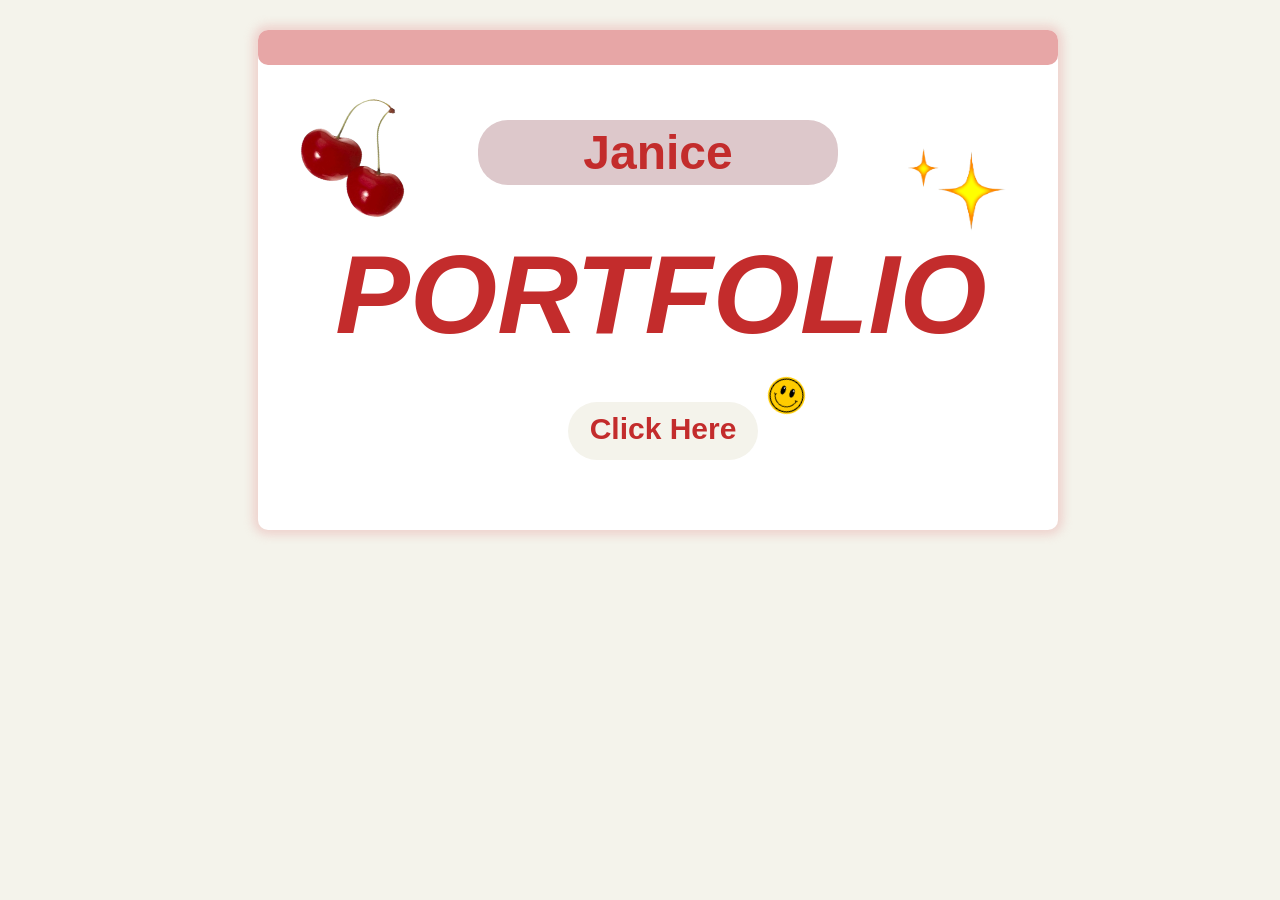
<file: index.html>
<!DOCTYPE html>
<html lang="en">
<head>
    <meta charset="UTF-8">
    <meta name="viewport" content="width=device-width, initial-scale=1.0">
    <title>Landing Page</title>
    <style>
        body{
            background-color: rgb(244, 243, 235);
        }

        h1{
            font-family:Arial, Helvetica, sans-serif;
            font-weight: bold;
            text-align: center;
            margin-top: 90px;
            font-size: 3em;
            width: 350px;
            background-color: rgb(221, 200, 203);
            border-radius: 30px;
            padding: 5px;
            margin-left: 470px;
            color:rgb(195, 44, 44);
            position:absolute;
        }

        h2{
            font-size: 7em;
            text-align: center;
            font-family:Arial, Helvetica, sans-serif;
            font-weight: bolder;
            font-style: italic;
            margin-top: -300px;
            color:rgb(195, 44, 44);
            margin-left: 42px;
        }

        .img{
            height:35px;
            width: 800px;
            background-color: rgb(231,166,166);
            border-radius: 10px;
            position: absolute;  /* memungkinkan elemen tetap berada dalam aliran dokumen */
            top: 30px; 
            margin-left: 250px;
        }

        .img2{
            width:800px;
            height: 500px;
            background-color: white;
            margin-left: 250px;
            margin-top: 30px;
            border-radius: 10px;
            box-shadow: 0px 0px 10px 5px rgba(231, 166, 166, 0.411);
        }

        .img3{
            height: 120px;
            width: 120px;
            margin-left: 290px;
            margin-top: -360px;
            position: absolute;
            transform: rotate(20deg);
        }

        .img4{
            height: 100px;
            width: 100px;
            position: absolute;
            margin-left: 900px;
            margin-top: -310px;
        }

        .img5{
            height: 37px;
            width: 37px;
            position: absolute;
            margin-left: 760px;
            margin-top: -75px;
            transform: rotate(20deg);
        }
        
        .button{
            height:48px;
            width: 190px;
            border-radius: 30px;
            background-color: rgb(244, 243, 235);
            position: absolute;
            margin-left: 560px;
            margin-top: -50px;
            color: rgb(195, 44, 44);
            font-weight: bold;
            font-size: 30px;
            text-decoration: none;
            font-family: Arial, Helvetica, sans-serif;
            text-align: center;
            padding-top: 10px;
        }

        .button:hover{
            background-color:rgb(221, 200, 203);
            color: white;
        }
        
    </style>
</head>
<body>
    <form>
        <h1>Janice</h1>
        <div class="img"></div>
        <div class="img2"></div>
        <h2>PORTFOLIO</h2>
        <img src="img/cherry.png" class="img3">
        <img src="img/sparkles.png" class="img4">
        <img src="img/smile.png" class="img5">
        <a href="index2.html" input type="submit" class="button">Click Here</a>
    </form>
</html>
</file>
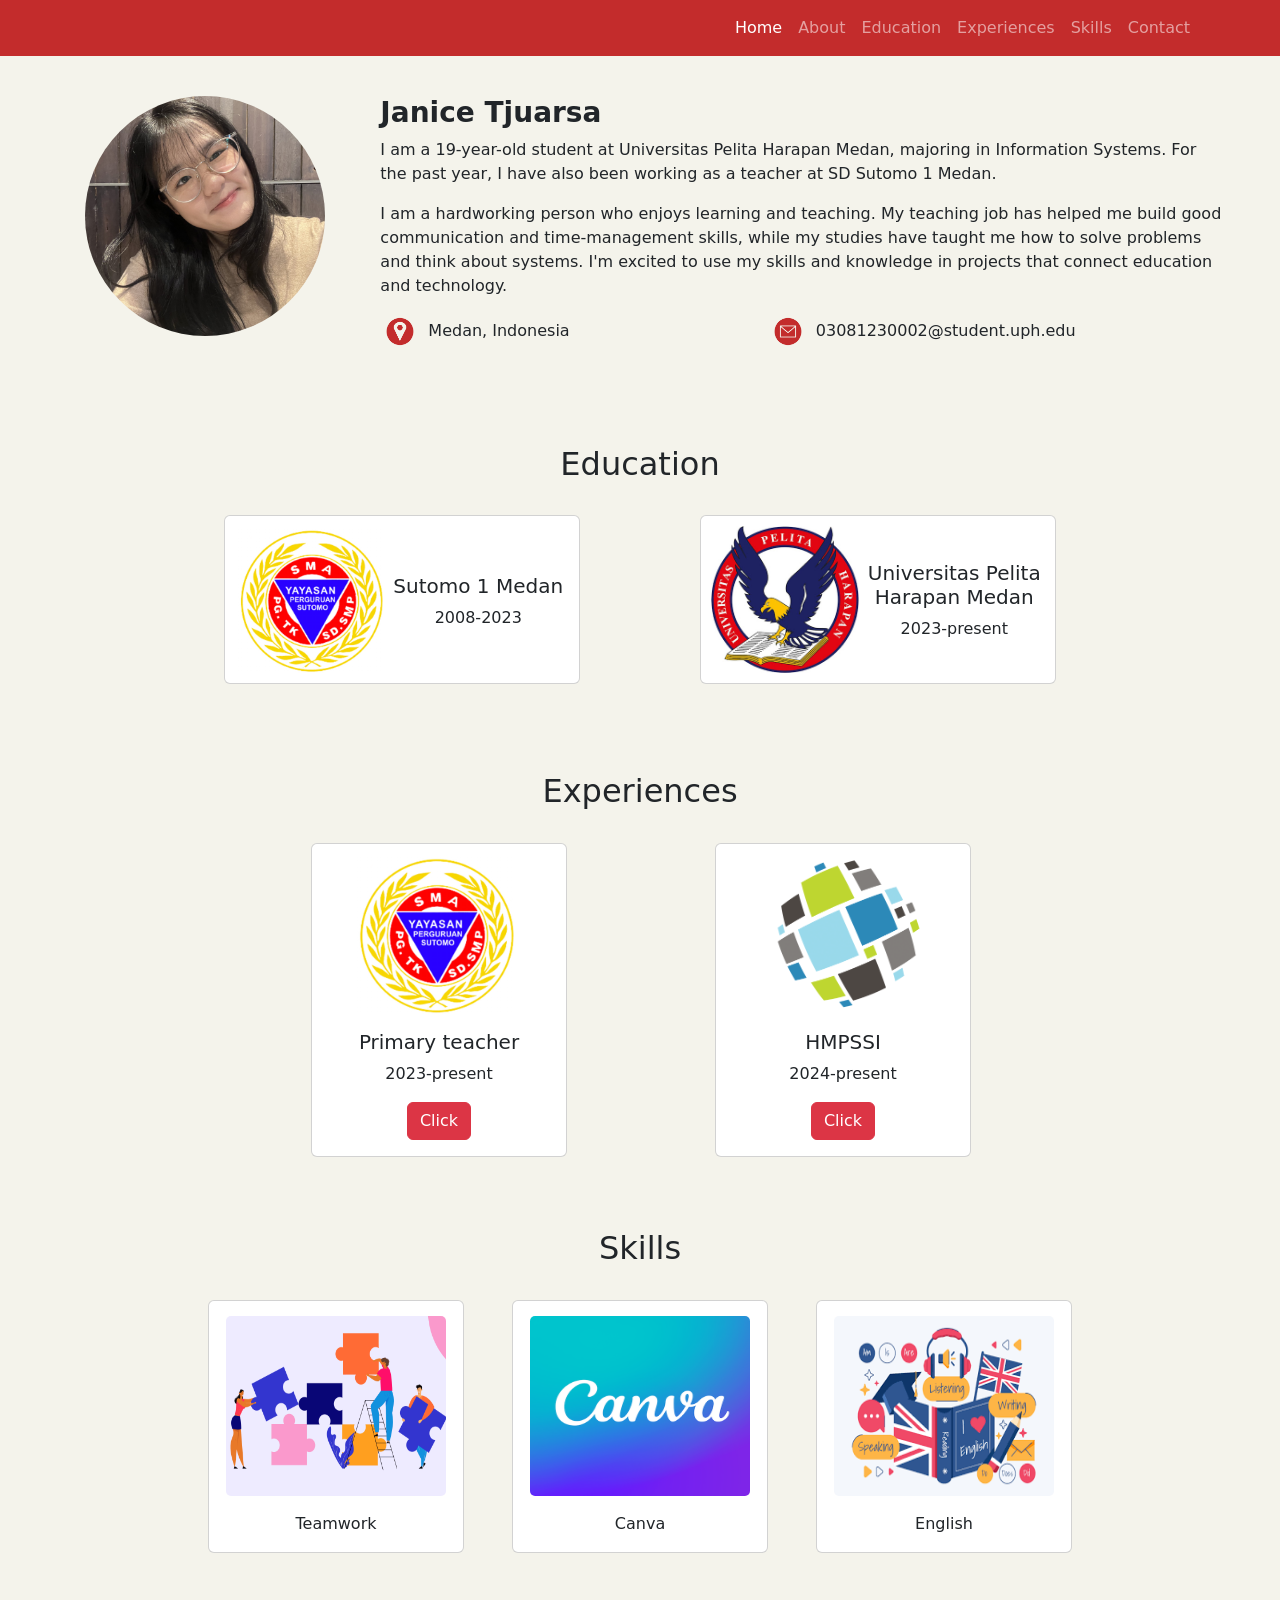
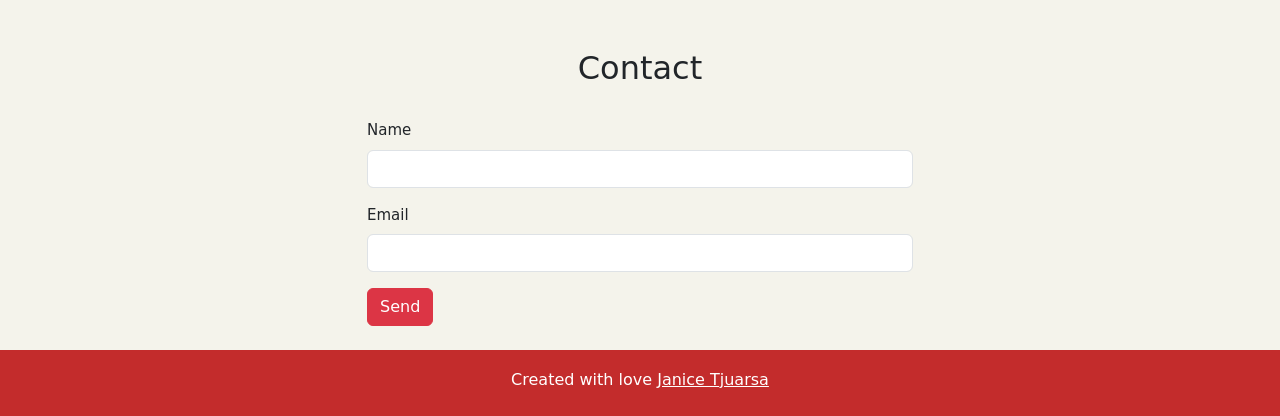
<file: index2.html>
<!doctype html>
<html lang="en">
  <head>
    <!-- Required meta tags -->
    <meta charset="utf-8">
    <meta name="viewport" content="width=device-width, initial-scale=1">

    <!-- Bootstrap CSS -->
    <link href="https://cdn.jsdelivr.net/npm/bootstrap@5.0.2/dist/css/bootstrap.min.css" rel="stylesheet"
    integrity="sha384-EVSTQN3/azprG1Anm3QDgpJLIm9Nao0Yz1ztcQTwFspd3yD65VohhpuuCOmLASjC" crossorigin="anonymous">
    <link rel="stylesheet" href="styles.css">
    <title>Portfolio</title>
  </head>
  <body id="home">
    
    <!-- Optional JavaScript; choose one of the two! -->

    <!-- Option 1: Bootstrap Bundle with Popper -->
    <script src="https://cdn.jsdelivr.net/npm/bootstrap@5.0.2/dist/js/bootstrap.bundle.min.js" integrity="sha384-MrcW6ZMFYlzcLA8Nl+NtUVF0sA7MsXsP1UyJoMp4YLEuNSfAP+JcXn/tWtIaxVXM" crossorigin="anonymous"></script>

    <!-- Option 2: Separate Popper and Bootstrap JS -->
    <!--
    <script src="https://cdn.jsdelivr.net/npm/@popperjs/core@2.9.2/dist/umd/popper.min.js" integrity="sha384-IQsoLXl5PILFhosVNubq5LC7Qb9DXgDA9i+tQ8Zj3iwWAwPtgFTxbJ8NT4GN1R8p" crossorigin="anonymous"></script>
    <script src="https://cdn.jsdelivr.net/npm/bootstrap@5.0.2/dist/js/bootstrap.min.js" integrity="sha384-cVKIPhGWiC2Al4u+LWgxfKTRIcfu0JTxR+EQDz/bgldoEyl4H0zUF0QKbrJ0EcQF" crossorigin="anonymous"></script>
    -->
    <!-- NAVIGATION BAR -->
    <nav class="navbar navbar-expand-lg navbar-dark fixed-top" style="background-color: #C32C2C;">
      <div class="container">
        <button class="navbar-toggler" type="button" data-bs-toggle="collapse" data-bs-target="#navbarNav" aria-controls="navbarNav" aria-expanded="false" aria-label="Toggle navigation">
          <span class="navbar-toggler-icon"></span>
        </button>
        <div class="collapse navbar-collapse" id="navbarNav">
          <ul class="navbar-nav ms-auto">
            <li class="nav-item">
              <a class="nav-link active" href="#home">Home</a>
            </li>
            <li class="nav-item">
              <a class="nav-link" href="#about">About</a>
            </li>
            <li class="nav-item">
              <a class="nav-link" href="#education">Education</a>
            </li>
            <li class="nav-item">
              <a class="nav-link" href="#experiences">Experiences</a>
            </li>
            <li class="nav-item">
              <a class="nav-link" href="#skills">Skills</a>
            </li>
            <li class="nav-item">
              <a class="nav-link" href="#contact">Contact</a>
            </li>
          </ul>
        </div>
      </div>
    </nav>
    <!-- END OF NAVIGATION BAR -->

    <!-- JUMBOTRON -->
    <section id="about">
      <div class="jumbotron mt-5 pt-5 text-center">
        <div class="row justify-content-center">
          <div class="col-md-3">
            <img src="img/profile.jpg" alt="Janice Tjuarsa" width="240px" class="rounded-circle">
          </div>
          <div class="col-md-8 text-start">
            <h3 class="fw-bold">Janice Tjuarsa</h3>
            <p>I am a 19-year-old student at Universitas Pelita Harapan Medan, majoring in Information Systems. For the past year, I have also been working as a teacher at SD Sutomo 1 Medan.</p>
            <p>I am a hardworking person who enjoys learning and teaching. My teaching job has helped me build good communication and time-management skills, while my studies have taught me how to solve problems and think about systems. I'm excited to use my skills and knowledge in projects that connect education and technology.</p>
            <div class="d-flex justify-content-start align-items-center">
              <img src="img/location.png" class="me-2" style="width: 40px; height: 35px;" alt="Location">
              Medan, Indonesia
            </div>
            <div class="d-flex justify-content-end align-items-center" style="margin-right: 150px; margin-top: -35px">
              <img src="img/Mail.png" class="me-2" style="width: 40px; height: 35px;" alt="Email">
              03081230002@student.uph.edu
            </div>
          </div>
          </div>
        </div>
      </div>
      </section>
      <!-- END OF JUMBOTRON -->

    <!-- EDUCATION -->
    <section id="education">
      <div class="container pt-5">
          <div class="row text-center mt-5">
              <div class="col">
                  <h2>Education</h2>
              </div>
          </div>
          <div class="row justify-content-center">
            <div class="col-md-4 mt-4 me-5">
              <div class="card mb-3" style="max-width: 500px;">
                <div class="row g-0">
                  <div class="col-md-5" style="margin: 10px;">
                    <img src="img/sutomo.png" class="img-fluid rounded-start" alt="Sutomo 1">
                  </div>
                  <div class="col-md-7" style="margin-left: 150px; margin-top: -125px;">
                    <div class="card-body text-center">
                      <h5 class="card-title">Sutomo 1 Medan</h5>
                      <p class="card-text">2008-2023</p>
                    </div>
                  </div>
                </div>
              </div>
              </div>
            <div class="col-md-4 mt-4 ms-5">
              <div class="card mb-3" style="max-width: 500px;">
                <div class="row g-0">
                  <div class="col-md-5" style="margin: 10px;">
                    <img src="img/uph.jpg" class="img-fluid rounded-start" alt="uPH">
                  </div>
                  <div class="col-md-7" style="margin-left: 150px; margin-top: -138px;">
                    <div class="card-body text-center">
                      <h5 class="card-title">Universitas Pelita Harapan Medan</h5>
                      <p class="card-text">2023-present</p>
                    </div>
                  </div>
                </div>
              </div>
              </div>
              </div>
              </div>
              </section>

    <!-- END OF EDUCATION -->

    <section id="experiences">
      <div class="container pt-5">
        <div class="row text-center mt-4">
          <div class="col">
            <h2>Experiences</h2>
          </div>
        </div>
        <div class="row justify-content-center">
          <div class="col-md-4 mt-4 me-4" style="margin-left:50px">
            <div class="card" style="width: 16rem;">
              <img src="img/sutomo.png" class="card-img-top" style="width:160px; margin-left:42px; margin-top: 10px" alt="Sutomo 1">
              <div class="card-body text-center">
                <h5 class="card-title">Primary teacher</h5>
                <p class="card-text">2023-present</p>
                <a href="index3.html" class="btn btn-danger">Click</a>
              </div>
            </div>
          </div>
          <div class="col-md-4 mt-4" style="margin-right:-52px">
            <div class="card" style="width: 16rem;">
              <img src="img/HMPSSI.png" class="card-img-top" style="width:183px; margin-left:42px; margin-top: 10px" alt="HMPSSI">
              <div class="card-body text-center">
                <h5 class="card-title">HMPSSI</h5>
                <p class="card-text">2024-present</p>
                <a href="index4.html" class="btn btn-danger">Click</a>
              </div>
            </div>
          </div>
        </div>
      </div>
    </section>
    <!-- END OF EXPERIENCES -->

    <!-- SKILLS -->
    <section id="skills">
      <div class="container pt-5">
        <div class="row text-center mt-4">
          <div class="col">
            <h2>Skills</h2>
          </div>
        </div>
        <div class="row justify-content-center">     
          <div class="card mt-4 me-5" style="width: 16rem; align-items: center;">
            <img src="img/teamwork.png" class="card-img-top" style="width: 220px;height: 180px; border-radius: 5px; margin-top: 15px" alt="Teamwork">
            <div class="card-body">
              <p class="card-text">Teamwork</p>
            </div>
          </div>
          <div class="card mt-4" style="width: 16rem; align-items: center;">
            <img src="img/canva.png" class="card-img-top" style="width: 220px; height: 180px;border-radius: 5px; margin-top: 15px" alt="Canva">
            <div class="card-body">
              <p class="card-text">Canva</p>
            </div>
          </div>
          <div class="card mt-4 ms-5" style="width: 16rem; align-items: center;">
            <img src="img/english.png" class="card-img-top" style="width: 220px; height: 180px; border-radius: 5px; margin-top: 15px" alt="English">
            <div class="card-body">
              <p class="card-text">English</p>
            </div>
          </div>
          </div>
          </div>
          </section>
<!-- END OF SKILLS -->

<!-- CONTACT -->
    <section id="contact">
      <div class="container pt-5">
        <div class="row text-center mt-5 mb-4">
            <div class="col">
                <h2>Contact</h2>
            </div>
        </div>
        <div class="row justify-content-center">
            <div class="col-6">
                <form>
                    <div class="mb-3">
                      <label for="name" class="form-label">Name</label>
                      <input type="text" class="form-control" id="Name">
                    </div>
                    <div class="mb-3">
                      <label for="email" class="form-label">Email</label>
                      <input type="email" class="form-control" id="Email">
                    </div>
                    <button type="submit" class="btn btn-danger">Send</button>
                </form>
                </div>
            </div>
        </div>
    </div>
    </section>
    
    <!-- Bootstrap JS -->
    <script src="https://cdn.jsdelivr.net/npm/bootstrap@5.0.2/dist/js/bootstrap.bundle.min.js"></script>

     <!-- FOOTER -->
     <!-- p-4 artinya padding 4 -->
     <footer class="text-white text-center p-2 mt-4" style="background-color: #C32C2C;">
      <p>Created with love <a href="https://www.instagram.com/janicetjuarsaa/profilecard/?igsh=MWdycjhydGptN3h4Nw==" class="text-white">Janice Tjuarsa</a></p>
   </footer>
  </body>
</html>
</file>
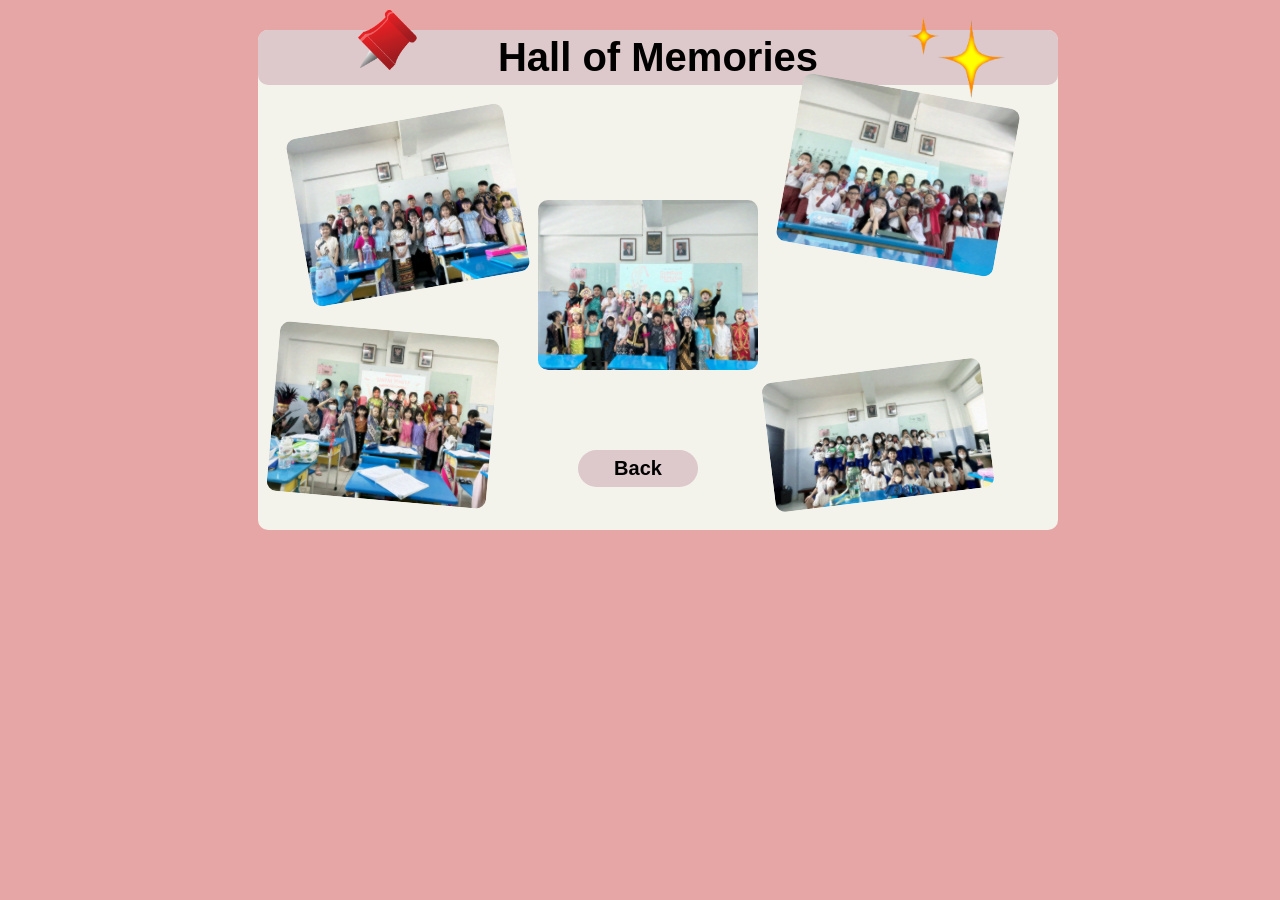
<file: index3.html>
<!DOCTYPE html>
<html lang="en">
<head>
    <meta charset="UTF-8">
    <meta name="viewport" content="width=device-width, initial-scale=1.0">
    <title>Sutomo 1 Primary School</title>
    <style>
        body{
            background-color: rgb(231,166,166);
        }

        .img{
            height:55px;
            width: 800px;
            background-color: rgb(221,200,203);
            border-radius: 10px;
            position: absolute;  /* memungkinkan elemen tetap berada dalam aliran dokumen */
            top: 30px; 
            margin-left: 250px;
        }

        .img p{
            font-family: Arial, Helvetica, sans-serif;
            font-weight: bold;
            font-size: 40px;
            text-align: center;
            margin-top: 5px;
        }

        .img2{
            height: 500px;
            width:800px;
            background-color: rgb(244, 243, 235) ;
            margin-left: 250px;
            margin-top: 30px;
            border-radius: 10px;
        }

        .img3{
            height: 170px;
            width: 220px;
            margin-left: 290px;
            margin-top: -410px;
            position: absolute;
            border-radius: 10px;
            transform: rotate(-10deg);
        }

        .img4{
            height: 170px;
            width: 220px;
            position: absolute;
            margin-left: 780px;
            margin-top: -440px;
            border-radius: 10px;
            transform: rotate(10deg);
        }

        .img5{
            height: 170px;
            width: 220px;
            position: absolute;
            border-radius: 10px;
            margin-left: 530px;
            margin-top: -330px;
        }

        .img6{
            height: 170px;
            width: 220px;
            position: absolute;
            border-radius: 10px;
            margin-left: 265px;
            margin-top: -200px;
            transform: rotate(5deg);
        }

        .img7{
            height: 130px;
            width: 220px;
            position: absolute;
            border-radius: 10px;
            margin-left: 760px;
            margin-top: -160px;
            transform: rotate(-7deg);
        }

        .sparkles{
            height: 100px;
            width: 100px;
            position: absolute;
            margin-left: 900px;
            margin-top: -520px;
        }

        .redpin{
            height: 60px;
            width: 60px;
            position: absolute;
            margin-left: 350px;
            margin-top: -520px;
        }

        .button{
            height:30px;
            width: 120px;
            border-radius: 30px;
            background-color: rgb(221, 200, 203);
            position: absolute;
            margin-left: 570px;
            margin-top: -80px;
            color: black;
            text-align: center;
            padding-top: 7px;
            font-family: Arial, Helvetica, sans-serif;
            text-decoration: none;
            font-size: 20px;
            font-weight: bold;
        }
    </style>
</head>
<body>
    <form>
        <div class="img"><p>Hall of Memories</p></div>
        <div class="img2"></div>
        <img src="img/p3-1.jpg" class="img3">
        <img src="img/p3-2.jpg" class="img4">
        <img src="img/p2-5.jpg" class="img5">
        <img src="img/p3-6.jpg" class="img6">
        <img src="img/p3-6(2).jpg" class="img7">
        <img src="img/sparkles.png" class="sparkles">
        <img src="img/redpin.png" class="redpin">
        <a href="index2.html" input type="submit" class="button">Back</a>
    </form>
</body>
</html>
</file>
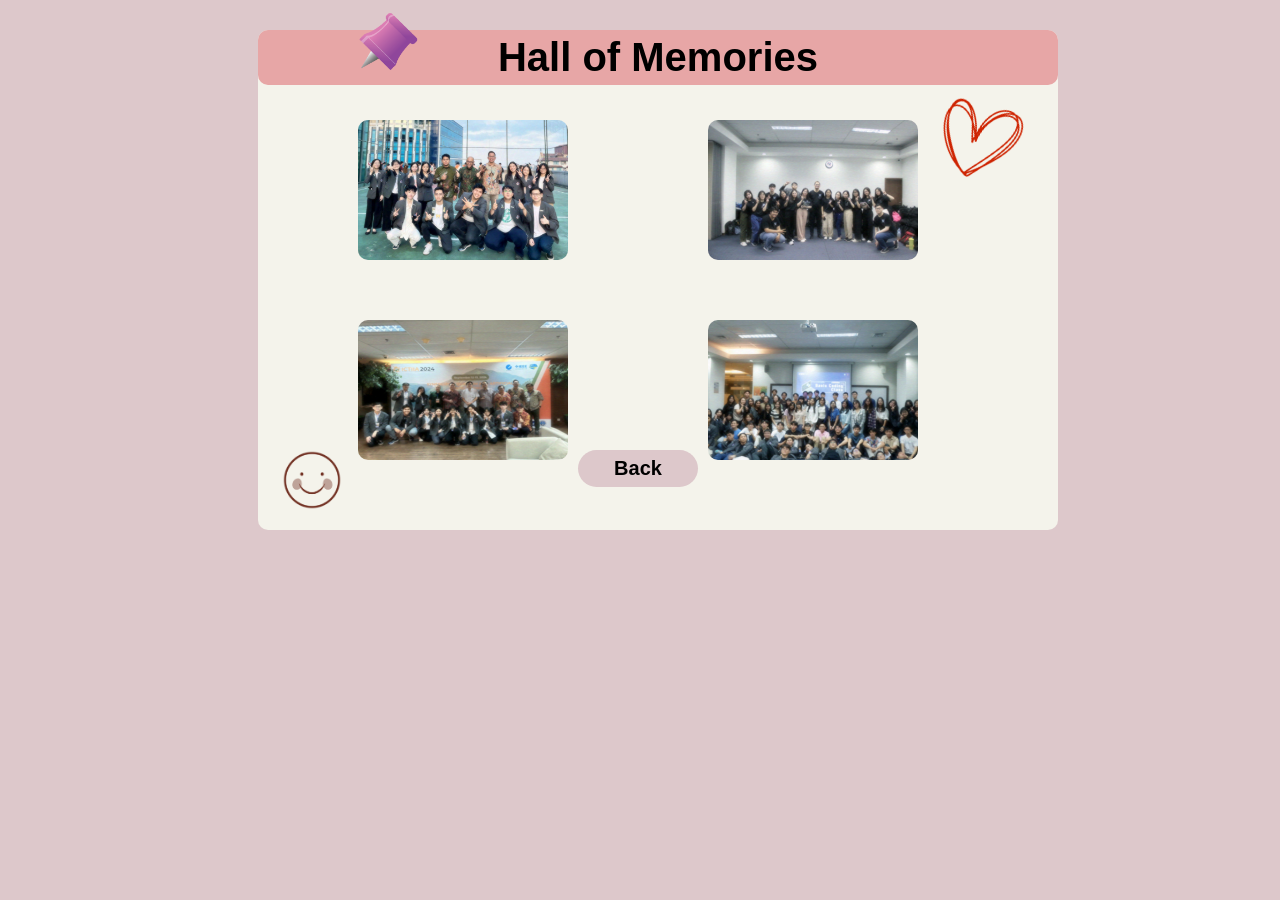
<file: index4.html>
<!DOCTYPE html>
<html lang="en">
<head>
    <meta charset="UTF-8">
    <meta name="viewport" content="width=device-width, initial-scale=1.0">
    <title>HMPSSI</title>
    <style>
        body{
            background-color: rgb(221,200,203);
        }

        .img{
            height:55px;
            width: 800px;
            background-color: rgb(231,166,166);
            border-radius: 10px;
            position: absolute;  /* memungkinkan elemen tetap berada dalam aliran dokumen */
            top: 30px; 
            margin-left: 250px;
        }

        .img p{
            font-family: Arial, Helvetica, sans-serif;
            font-weight: bold;
            font-size: 40px;
            text-align: center;
            margin-top: 5px;
        }

        .img2{
            width:800px;
            height: 500px;
            background-color: rgb(244,243,235);
            margin-left: 250px;
            margin-top: 30px;
            border-radius: 10px;
        }
        .img3{
            height: 140px;
            width: 210px;
            position: absolute;
            border-radius: 10px;
            margin-left: 350px;
            margin-top: -410px;
        }

        .img4{
            height: 140px;
            width: 210px;
            position: absolute;
            border-radius: 10px;
            margin-left: 700px;
            margin-top: -410px;
        }

        .img5{
            height: 140px;
            width: 210px;
            position: absolute;
            border-radius: 10px;
            margin-left: 350px;
            margin-top: -210px;
        }

        .img6{
            height: 140px;
            width: 210px;
            position: absolute;
            border-radius: 10px;
            margin-left: 700px;
            margin-top: -210px;
        }

        .img7{
            height: 80px;
            width: 80px;
            position: absolute;
            margin-left: 930px;
            margin-top: -430px;
            transform: rotate(20deg);
        }

        .img8{
            height: 60px;
            width: 60px;
            position: absolute;
            margin-left: 274px;
            margin-top: -80px;
        }

        .purplepin{
            height: 60px;
            width: 60px;
            position: absolute;
            margin-left: 350px;
            margin-top: -520px;
        }

        .button{
            height:30px;
            width: 120px;
            border-radius: 30px;
            background-color: rgb(221, 200, 203);
            position: absolute;
            margin-left: 570px;
            margin-top: -80px;
            color: black;
            text-align: center;
            padding-top: 7px;
            font-family: Arial, Helvetica, sans-serif;
            text-decoration: none;
            font-size: 20px;
            font-weight: bold;
        }
    </style>
</head>
    <body>
    <form>
        <div class="img"><p>Hall of Memories</p></div>
        <div class="img2"></div>
        <img src="img/uphfest.jpg" class="img3">
        <img src="img/dots.jpg" class="img4">
        <img src="img/ictiia.jpg" class="img5">
        <img src="img/bcc.jpg" class="img6">
        <img src="img/heart.png" class="img7">
        <img src="img/smiley.png" class="img8">
        <img src="img/purplepin.png" class="purplepin">
        <a href="index2.html" input type="submit" class="button">Back</a>
    </form>
</body>
</html>
</file>
<file: styles.css>
body{
    background-color:  rgb(244, 243, 235);
}

footer p{
    padding-top: 10px;
}

#contact{
    font-size: 15px;
}
</file>
